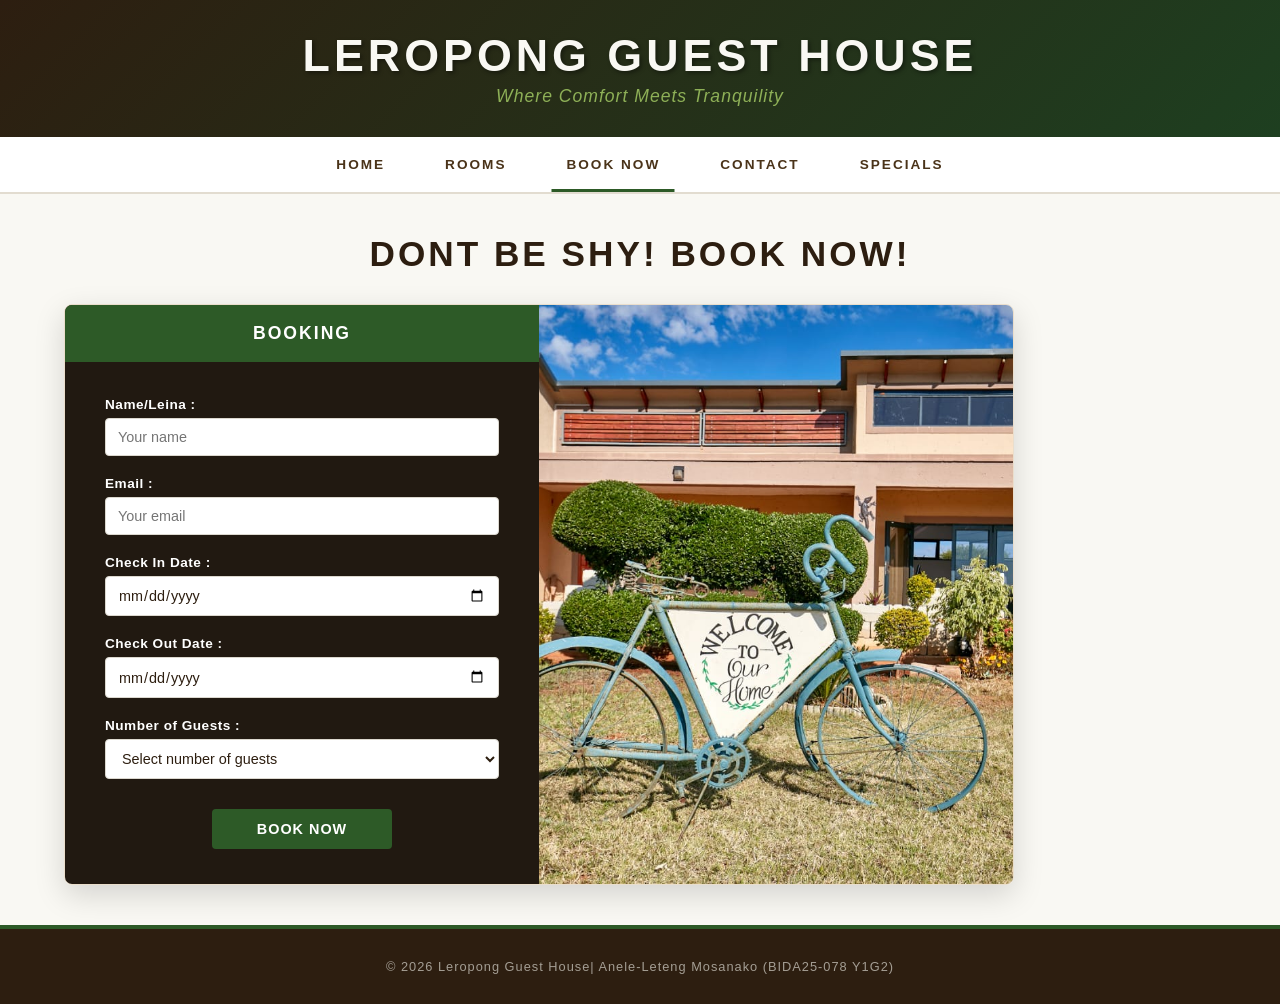
<file: booknow.html>
<!DOCTYPE html>
<html lang="en">
<head>
    <meta charset="UTF-8">
    <meta name="viewport" content="width=device-width, initial-scale=1.0">
    <title>Leropong Guest House - Book Now</title>
    <link rel="stylesheet" href="style.css">
</head>
<body>

<header>
 
    <h1>Leropong Guest House</h1>
    <p class="motto">Where Comfort Meets Tranquility</p>
</header>

<nav>
    <ul>
        <li><a href="index.html">Home</a></li>
        <li><a href="rooms.html">Rooms</a></li>
        <li><a href="booknow.html" class="active">Book Now</a></li>
        <li><a href="contact.html">Contact</a></li>
        <li><a href="specials.html">Specials</a></li>
    </ul>
</nav>

<main class="booking-page-wrapper">
    
    <h2 class="w3-main-title">DONT BE SHY! BOOK NOW!</h2>

    <div class="split-booking-widget">
        
        <div class="booking-form-panel">
            <div class="panel-header-tab">
                <h3>BOOKING</h3>
            </div>
            
            <form action="#" method="POST" class="w3-internal-form" onsubmit="alert('Reservation request processed successfully! We look forward to hosting you.'); return false;">
                
                <div class="w3-input-group">
                    <label for="bname">Name/Leina :</label>
                    <input type="text" id="bname" required placeholder="Your name">
                </div>

                <div class="w3-input-group">
                    <label for="bemail">Email :</label>
                    <input type="email" id="bemail" required placeholder="Your email">
                </div>

                <div class="w3-input-group">
                    <label for="checkin">Check In Date :</label>
                    <input type="date" id="checkin" required>
                </div>

                <div class="w3-input-group">
                    <label for="checkout">Check Out Date :</label>
                    <input type="date" id="checkout" required>
                </div>

                <div class="w3-input-group">
                    <label for="bguests">Number of Guests :</label>
                    <select id="bguests" required>
                        <option value="" disabled selected hidden>Select number of guests</option>
                        <option value="1">1 Guest</option>
                        <option value="2">2 Guests</option>
                        <option value="3">3 Guests</option>
                        <option value="4">4 Guests</option>
                        <option value="5+">5+ Group</option>
                    </select>
                </div>

                <button type="submit" class="btn-w3-submit">BOOK NOW</button>
            </form>
        </div>

        <div class="booking-image-panel">
            <img src="outside2.jpeg" alt="Leropong Guest House Property View">
        </div>

    </div>

</main>

<footer>
    <p>&copy; 2026 Leropong Guest House| Anele-Leteng Mosanako (BIDA25-078 Y1G2) </p>
</footer>

</body>
</html>
</file>
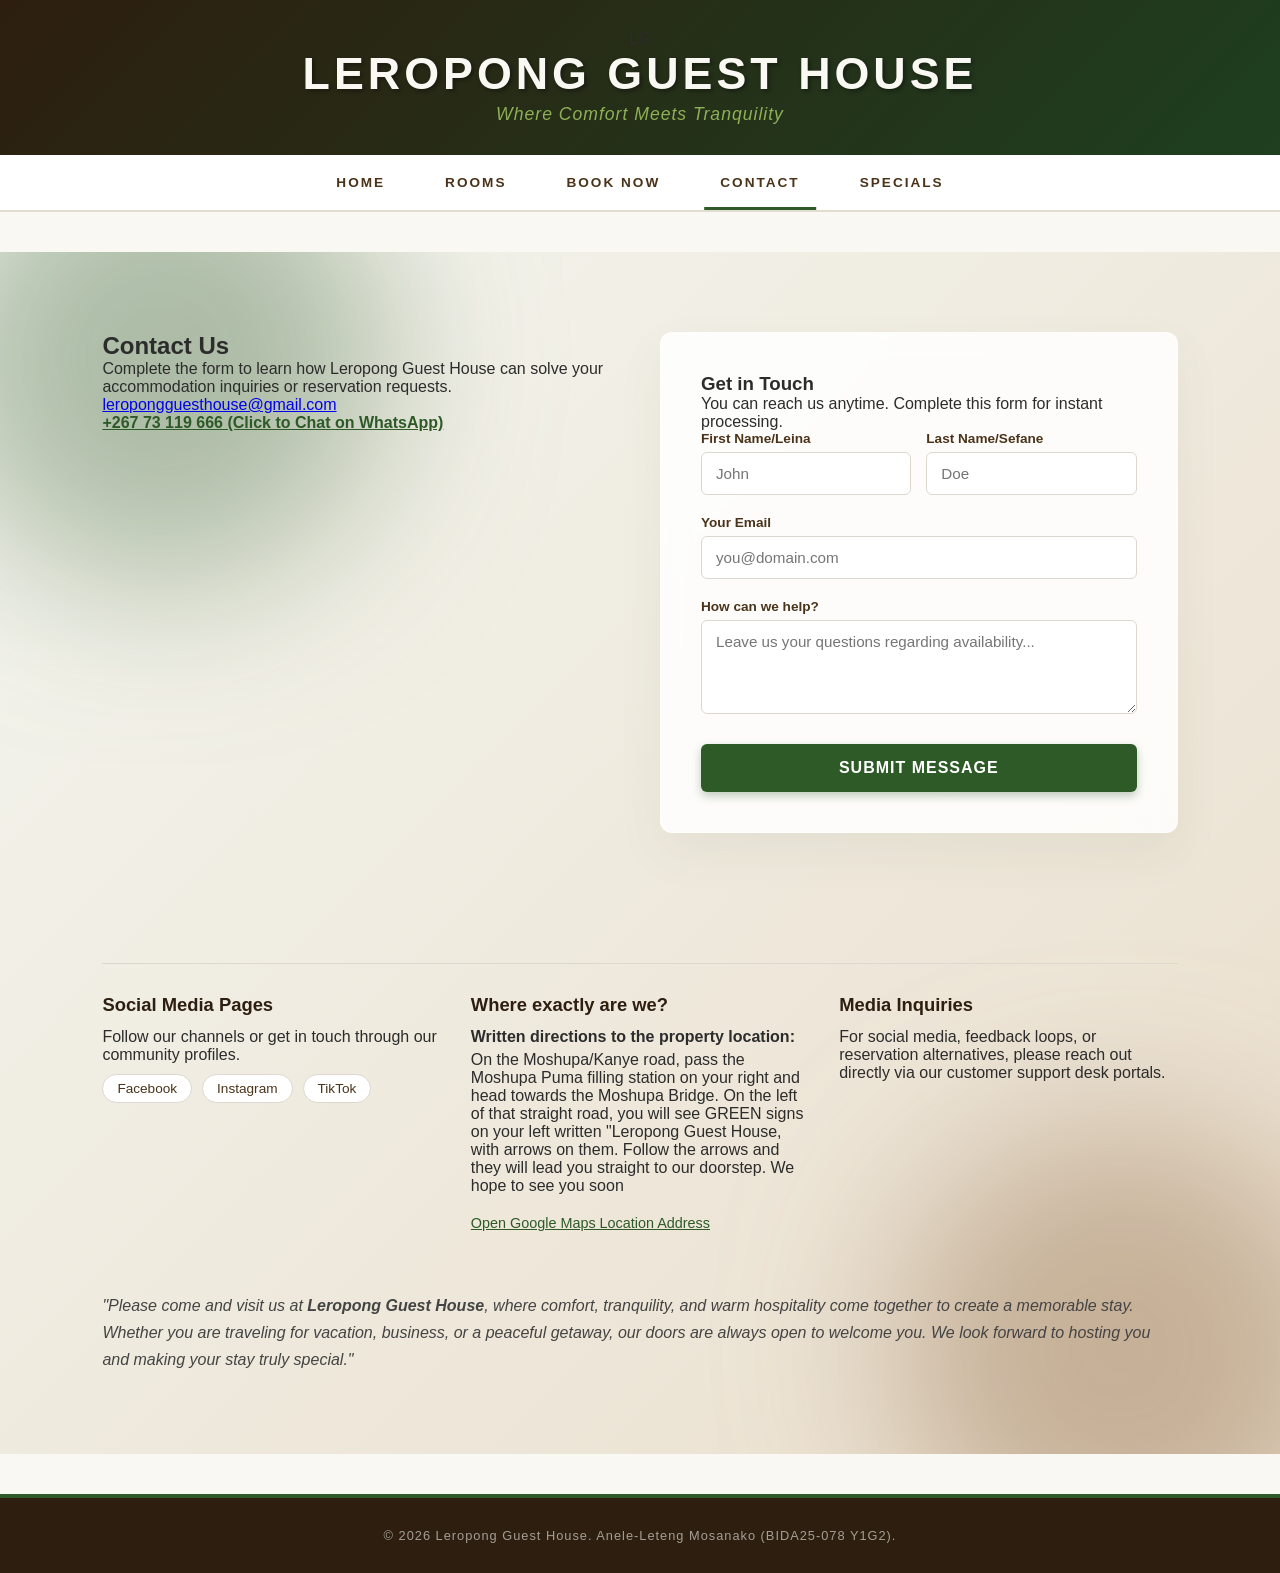
<file: contact.html>
<!DOCTYPE html>
<html lang="en">
<head>
    <meta charset="UTF-8">
    <meta name="viewport" content="width=device-width, initial-scale=1.0">
    <title>Leropong Guest House - Contact Us</title>
    <link rel="stylesheet" href="style.css">
</head>
<body>

<header>
    <div class="logo-placeholder">LG</div>
    <h1>Leropong Guest House</h1>
    <p class="motto">Where Comfort Meets Tranquility</p>
</header>

<nav>
    <ul>
        <li><a href="index.html">Home</a></li>
        <li><a href="rooms.html">Rooms</a></li>
        <li><a href="booknow.html">Book Now</a></li>
        <li><a href="contact.html" class="active">Contact</a></li>
        <li><a href="specials.html">Specials</a></li>
    </ul>
</nav>


<main class="contact-page-wrapper">
    
    <div class="split-contact-grid">
        
       
        <div class="contact-hero-brand-block">
            <h2>Contact Us</h2>
            <p class="subtitle-text">Complete the form to learn how Leropong Guest House can solve your accommodation inquiries or reservation requests.</p>
            
            <div class="direct-directory">
                <a href="mailto:info@leropongguesthouse.co.bw" class="directory-link-item">leropongguesthouse@gmail.com</a>
                <br>
                <a href="https://wa.me/26773119666" target="_blank" class="directory-link-item whatsapp-color">+267 73 119 666 (Click to Chat on WhatsApp)</a>
            </div>
        </div>

        <div class="premium-interactive-contact-card">
            <h3>Get in Touch</h3>
            <p>You can reach us anytime. Complete this form for instant processing.</p>
            
            <form action="#" method="POST" onsubmit="alert('Message submitted successfully!'); return false;">
                <div class="inline-form-row">
                    <div class="form-field-node">
                        <label for="fname">First Name/Leina</label>
                        <input type="text" id="fname" required placeholder="John">
                    </div>
                    <div class="form-field-node">
                        <label for="lname">Last Name/Sefane</label>
                        <input type="text" id="lname" required placeholder="Doe">
                    </div>
                </div>

                <div class="form-field-node">
                    <label for="cemail">Your Email</label>
                    <input type="email" id="cemail" required placeholder="you@domain.com">
                </div>

                <div class="form-field-node">
                    <label for="cmessage">How can we help?</label>
                    <textarea id="cmessage" rows="4" required placeholder="Leave us your questions regarding availability..."></textarea>
                </div>

                
                <button type="submit" class="btn-submit-premium">Submit Message</button>
            </form>
        </div>

    </div>


    <div class="contact-footer-metadata-grid">
        
        <div class="metadata-card-column">
            <h4>Social Media Pages</h4>
            <p>Follow our channels or get in touch through our community profiles.</p>
            <div class="social-links-pill-container">
                <a href="https://www.facebook.com/Leropongguesthouse/" target="_blank" class="social-pill-link">Facebook</a>
                <a href="https://www.instagram.com/leropong_guesthouse_moshupa/" target="_blank" class="social-pill-link">Instagram</a>
                <a href="https://www.tiktok.com/@leropong_guesthouse" target="_blank" class="social-pill-link">TikTok </a>
            </div>
        </div>

        <div class="metadata-card-column">
            <h4>Where exactly are we?</h4>
            <p style="font-weight: 600; margin-bottom: 5px;">Written directions to the property location:</p>
            <p style="margin-bottom: 12px;">On the Moshupa/Kanye road, pass the Moshupa Puma filling station on your right and head towards the Moshupa Bridge.
             On the left of that straight road, you will see GREEN signs on your left written "Leropong Guest House, with arrows on them.
            Follow the arrows and they will lead you straight to our doorstep. We hope to see you soon</p>
            <a href="https://maps.app.goo.gl/nT7sMXmVRiY7Z9TW8" target="_blank" class="maps-link">Open Google Maps Location Address</a>
        </div>

        <div class="metadata-card-column">
            <h4>Media Inquiries</h4>
            <p>For social media, feedback loops, or reservation alternatives, please reach out directly via our customer support desk portals.</p>
        </div>

    </div>
    <div class="closing-brand-statement">
        <p style="font-style: italic; color: #444; line-height: 1.7; margin: 0;">
            "Please come and visit us at <strong>Leropong Guest House</strong>, where comfort, tranquility, and warm hospitality come together to create a memorable stay. Whether you are traveling for vacation, business, or a peaceful getaway, our doors are always open to welcome you. We look forward to hosting you and making your stay truly special."
        </p>
    </div>

</main>

<footer>
    <p>&copy; 2026 Leropong Guest House.  Anele-Leteng Mosanako (BIDA25-078 Y1G2).</p>
</footer>

</body>
</html>
</file>
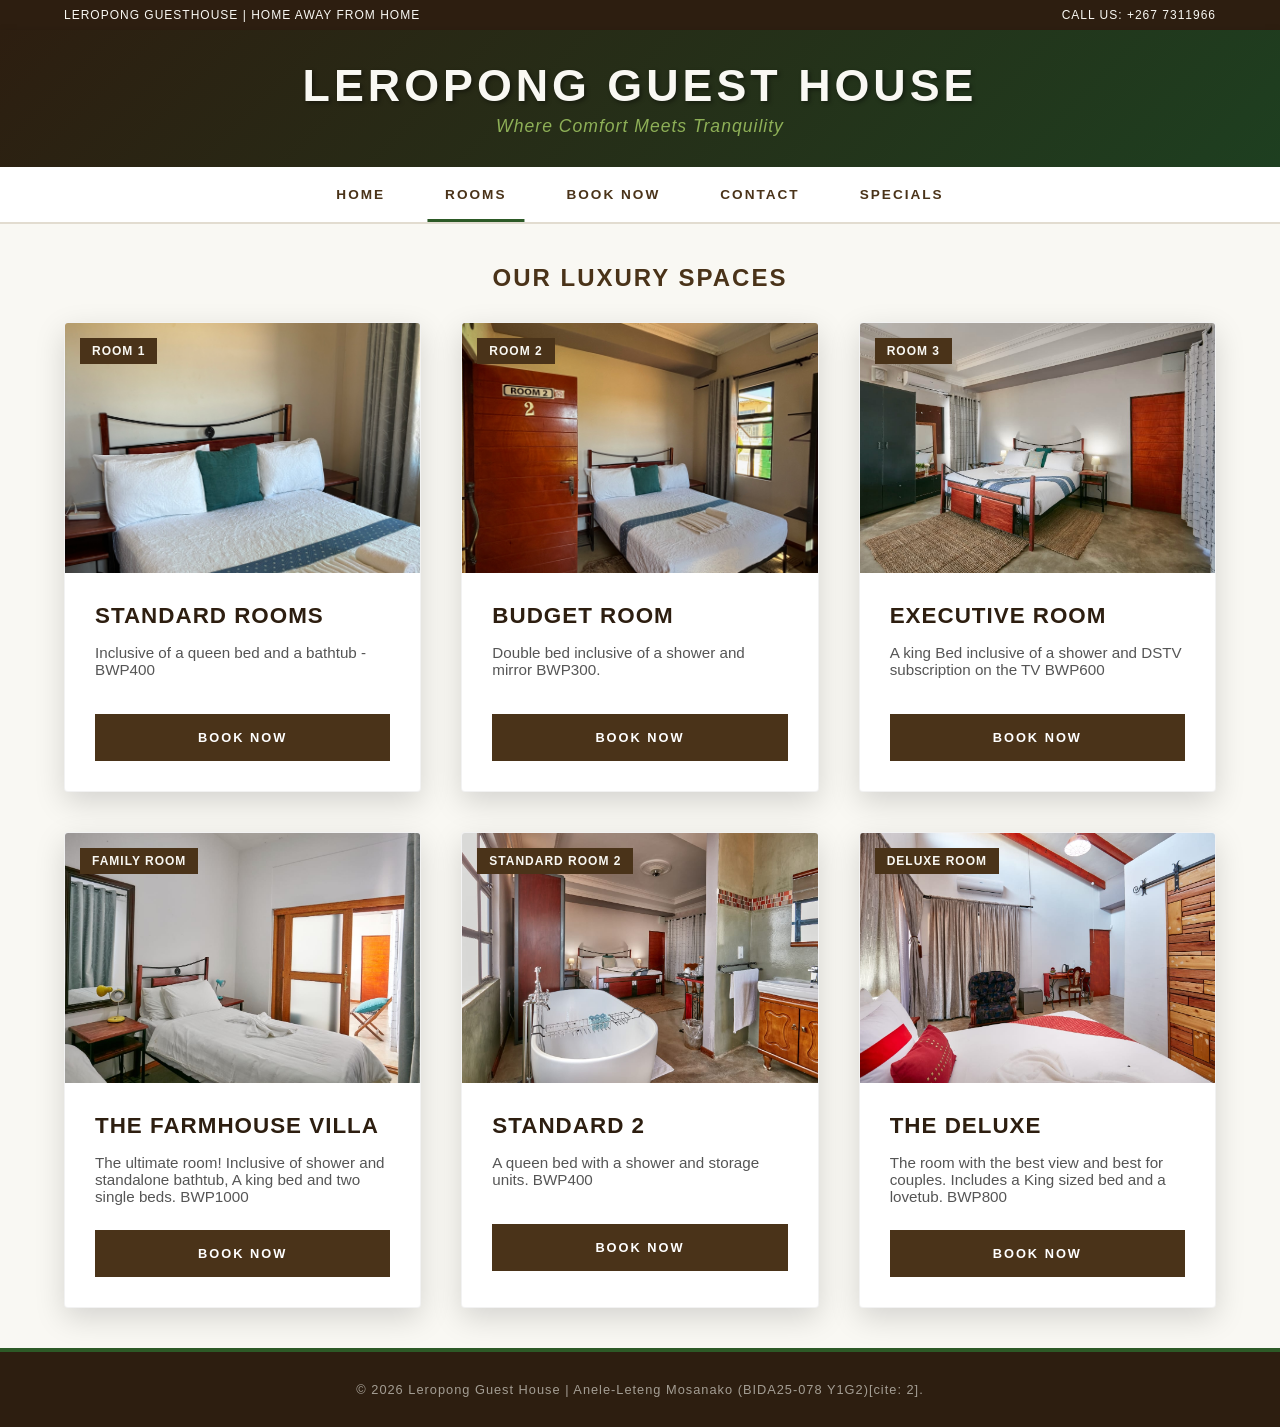
<file: rooms.html>
<!DOCTYPE html>
<html lang="en">
<head>
    <meta charset="UTF-8">
    <meta name="viewport" content="width=device-width, initial-scale=1.0">
    <title>Leropong Guest House - Accommodations</title>
    <link rel="stylesheet" href="style.css">
</head>
<body>

<div class="top-utility-bar">
    <div>LEROPONG GUESTHOUSE | HOME AWAY FROM HOME</div>
    <div>CALL US: +267 7311966</div>
</div>

<header>
    <h1>Leropong Guest House</h1>
    <p class="motto">Where Comfort Meets Tranquility</p>
</header>

<nav>
    <ul>
        <li><a href="index.html">Home</a></li>
        <li><a href="rooms.html" class="active">Rooms</a></li>
        <li><a href="booknow.html">Book Now</a></li>
        <li><a href="contact.html">Contact</a></li>
        <li><a href="specials.html">Specials</a></li>
    </ul>
</nav>

<main>
    <h2 style="text-align: center; text-transform: uppercase; letter-spacing: 2px; margin-bottom: 30px; color: var(--earth-brown);">Our Luxury Spaces</h2>
    
    <div class="avani-grid">
    
        <div class="avani-card">
            <div class="card-img-wrapper">
                <span class="room-badge">ROOM 1 </span>
                <img src="room1.jpeg" alt="Leropong Guest House Executive Single Bedroom Space Portfolio Image" width="400" height="250">
            </div>
            <div class="card-body-content">
                <h3>Standard Rooms</h3>
                <p>Inclusive of a queen bed and a bathtub - BWP400</p>
                <a href="booknow.html" class="btn-premium">Book Now</a>
            </div>
        </div>

     
        <div class="avani-card">
            <div class="card-img-wrapper">
                <span class="room-badge">ROOM 2</span>
                <img src="room 2.jpeg" alt="Leropong Guest House Luxury Double Bedroom Layout Setup Image" width="400" height="250">
            </div>
            <div class="card-body-content">
                <h3>Budget Room</h3>
                <p>Double bed inclusive of a shower and mirror BWP300.</p>
                <a href="booknow.html" class="btn-premium">Book Now</a>
            </div>
        </div>

      
        <div class="avani-card">
            <div class="card-img-wrapper">
                <span class="room-badge">ROOM 3</span>
                <img src="room 3.jpeg" alt="Leropong Guest House Premium Family Bedroom Suite Collection Image" width="400" height="250">
            </div>
            <div class="card-body-content">
                <h3>Executive Room</h3>
                <p>A king Bed inclusive of a shower and DSTV subscription on the TV BWP600</p>
                <a href="booknow.html" class="btn-premium">Book Now</a>
            </div>
        </div>

      
        <div class="avani-card">
            <div class="card-img-wrapper">
                <span class="room-badge">Family Room</span>
                <img src="room 4.jpeg" alt="Leropong Guest House Signature Heritage Farmhouse Suite Asset Image" width="400" height="250">
            </div>
            <div class="card-body-content">
                <h3>The Farmhouse Villa</h3>
                <p>The ultimate room! Inclusive of shower and standalone bathtub, A king bed and two single beds. BWP1000</p>
                <a href="booknow.html" class="btn-premium">Book Now</a>
            </div>
        </div>
         <div class="avani-card">
            <div class="card-img-wrapper">
                <span class="room-badge">Standard Room 2</span>
                <img src="room9.jpeg" alt="Leropong Guest House Signature Heritage Farmhouse Suite Asset Image" width="400" height="250">
            </div>
            <div class="card-body-content">
                <h3>Standard 2</h3>
                <p>A queen bed with a shower and storage units. BWP400</p>
                <a href="booknow.html" class="btn-premium">Book Now</a>
    </div>
         </div>
         <div class="avani-card">
            <div class="card-img-wrapper">
                <span class="room-badge">Deluxe Room</span>
                <img src="room8.jpeg" alt="Leropong Guest House Signature Heritage Farmhouse Suite Asset Image" width="400" height="250">
            </div>
            <div class="card-body-content">
                <h3>The Deluxe</h3>
                <p>The room with the best view and best for couples. Includes a King sized bed and a lovetub. BWP800</p>
                <a href="booknow.html" class="btn-premium">Book Now</a>
            </div>
         </div>
</main>

<footer>
    <p>&copy; 2026 Leropong Guest House |  Anele-Leteng Mosanako (BIDA25-078 Y1G2)[cite: 2].</p>
</footer>

</body>
</html>
</file>
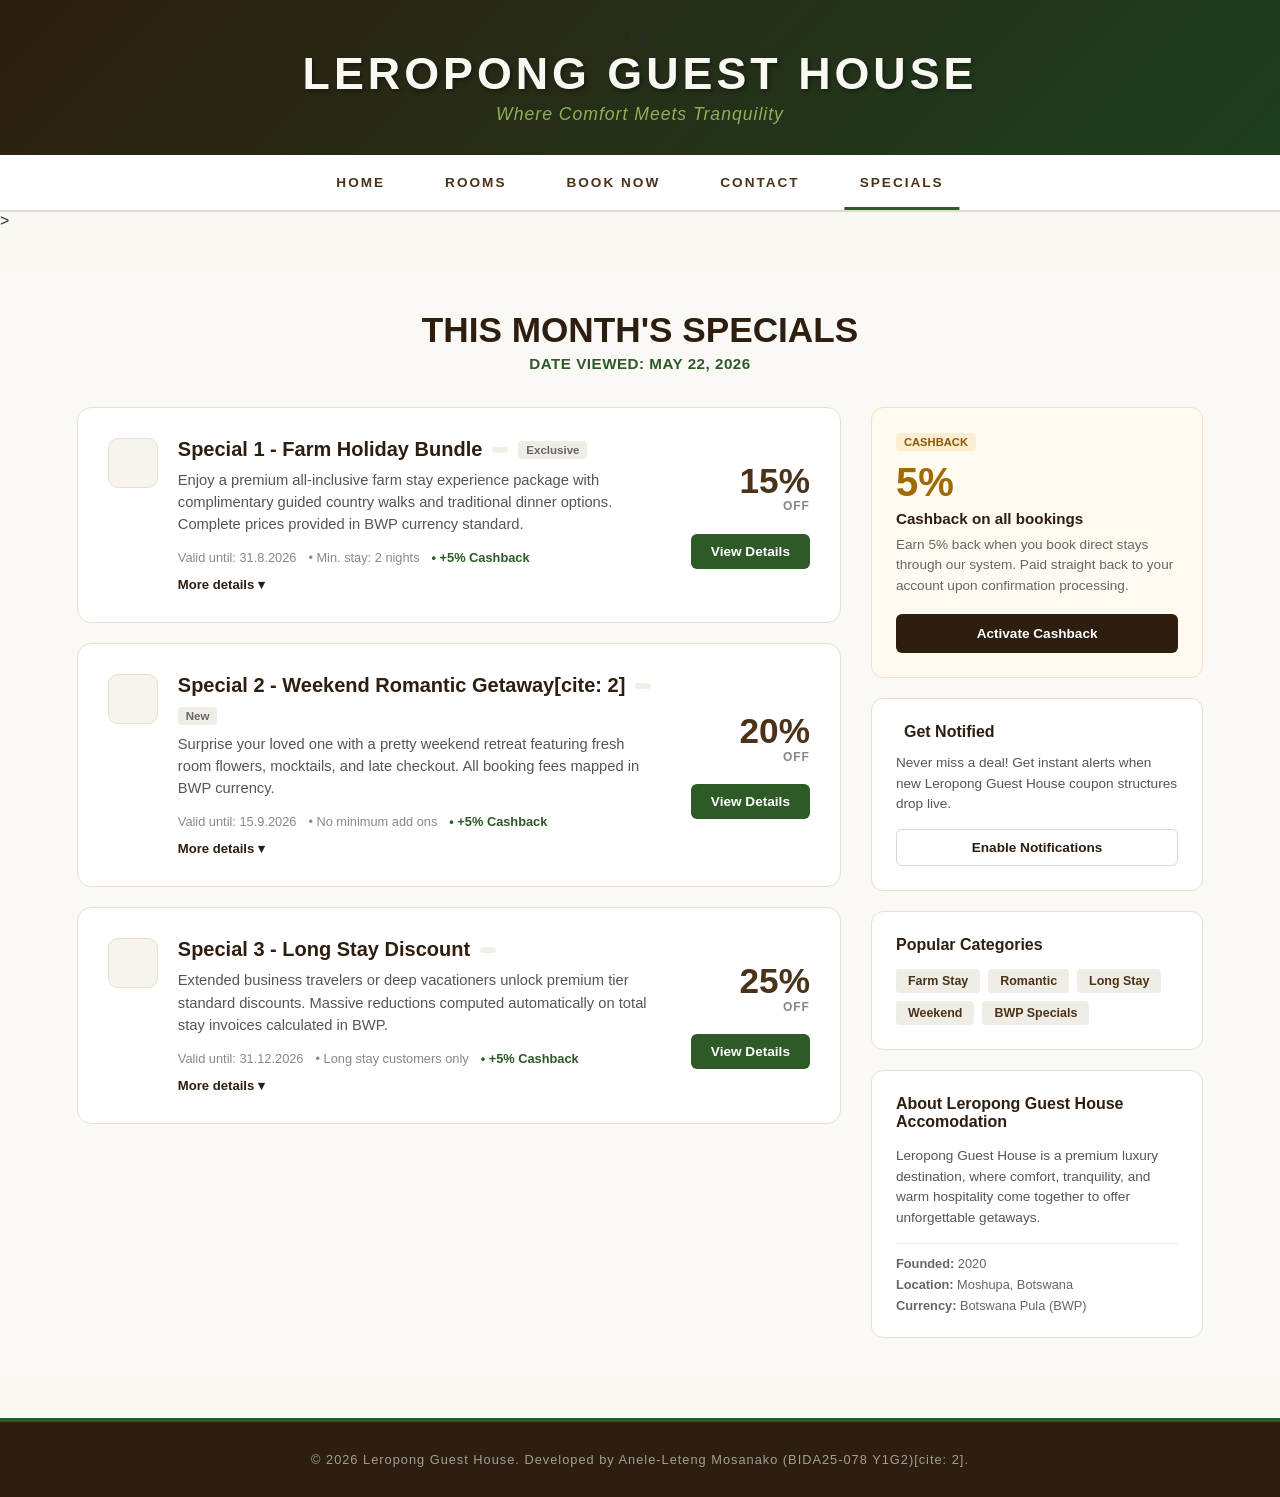
<file: specials.html>
<!DOCTYPE html>
<html lang="en">
<head>
    <meta charset="UTF-8">
    <meta name="viewport" content="width=device-width, initial-scale=1.0">
    <title>Leropong Guest House - Seasonal Specials</title>
    <link rel="stylesheet" href="style.css">
</head>
<body>

<header>
    <div class="logo-placeholder">LG</div>
    <h1>Leropong Guest House</h1>
    <p class="motto">Where Comfort Meets Tranquility</p>
</header>

<nav>
    <ul>
        <li><a href="index.html">Home</a></li>
        <li><a href="rooms.html">Rooms</a></li>
        <li><a href="booknow.html">Book Now</a></li>
        <li><a href="contact.html">Contact</a></li>
        <li><a href="specials.html" class="active">Specials</a></li>
    </ul>
</nav>
>
<main class="specials-page-wrapper">
    
    <div class="specials-title-header">
        <h2>THIS MONTH'S SPECIALS</h2>
        <p class="access-date">DATE VIEWED: MAY 22, 2026</p>
    </div>

    <div class="specials-layout-grid">
        
        <div class="vouchers-main-stack">
            
            <div class="voucher-card">
                <div class="voucher-left-info">
                    <div class="voucher-icon-box"></div>
                    <div class="voucher-details">
                        <div class="voucher-title-row">
                            <h3>Special 1 - Farm Holiday Bundle</h3>
                            <span class="badge badge-green"> </span>
                            <span class="badge badge-grey">Exclusive</span>
                        </div>
                        <p class="voucher-description">Enjoy a premium all-inclusive farm stay experience package with complimentary guided country walks and traditional dinner options. Complete prices provided in BWP currency standard.</p>
                        <div class="voucher-meta-row">
                            <span>Valid until: 31.8.2026</span>
                            <span>• Min. stay: 2 nights</span>
                            <span class="green-text">• +5% Cashback</span>
                        </div>
                        <a href="booknow.html" class="more-details-link">More details ▾</a>
                    </div>
                </div>
                <div class="voucher-right-action">
                    <div class="discount-display">
                        <span class="percentage">15%</span>
                        <span class="off-text">OFF</span>
                    </div>
                    <a href="booknow.html" class="btn-action-trigger">View Details</a>
                </div>
            </div>

           
            <div class="voucher-card">
                <div class="voucher-left-info">
                    <div class="voucher-icon-box"></div>
                    <div class="voucher-details">
                        <div class="voucher-title-row">
                            <h3>Special 2 - Weekend Romantic Getaway[cite: 2]</h3>
                            <span class="badge badge-green"></span>
                            <span class="badge badge-grey">New</span>
                        </div>
                        <p class="voucher-description">Surprise your loved one with a pretty weekend retreat featuring fresh room flowers, mocktails, and late checkout. All booking fees mapped in BWP currency.</p>
                        <div class="voucher-meta-row">
                            <span>Valid until: 15.9.2026</span>
                            <span>• No minimum add ons</span>
                            <span class="green-text">• +5% Cashback</span>
                        </div>
                        <a href="booknow.html" class="more-details-link">More details ▾</a>
                    </div>
                </div>
                <div class="voucher-right-action">
                    <div class="discount-display">
                        <span class="percentage">20%</span>
                        <span class="off-text">OFF</span>
                    </div>
                    <a href="booknow.html" class="btn-action-trigger">View Details</a>
                </div>
            </div>

           
            <div class="voucher-card">
                <div class="voucher-left-info">
                    <div class="voucher-icon-box"></div>
                    <div class="voucher-details">
                        <div class="voucher-title-row">
                            <h3>Special 3 - Long Stay Discount</h3>
                            <span class="badge badge-green"></span>
                        </div>
                        <p class="voucher-description">Extended business travelers or deep vacationers unlock premium tier standard discounts. Massive reductions computed automatically on total stay invoices calculated in BWP.</p>
                        <div class="voucher-meta-row">
                            <span>Valid until: 31.12.2026</span>
                            <span>• Long stay customers only</span>
                            <span class="green-text">• +5% Cashback</span>
                        </div>
                        <a href="booknow.html" class="more-details-link">More details ▾</a>
                    </div>
                </div>
                <div class="voucher-right-action">
                    <div class="discount-display">
                        <span class="percentage">25%</span>
                        <span class="off-text">OFF</span>
                    </div>
                    <a href="booknow.html" class="btn-action-trigger">View Details</a>
                </div>
            </div>

        </div>

        <aside class="vouchers-sidebar">
            
          
            <div class="sidebar-widget widget-gold">
                <span class="widget-badge">Cashback</span>
                <div class="gold-percentage">5%</div>
                <p class="gold-title">Cashback on all bookings</p>
                <p class="gold-desc">Earn 5% back when you book direct stays through our system. Paid straight back to your account upon confirmation processing.</p>
                <a href="booknow.html" class="btn-sidebar-dark">Activate Cashback</a>
            </div>

           
            <div class="sidebar-widget">
                <div class="widget-header-row">
                    <span></span>
                    <h4>Get Notified</h4>
                </div>
                <p class="widget-simple-text">Never miss a deal! Get instant alerts when new Leropong Guest House coupon structures drop live.</p>
                <button class="btn-sidebar-light" onclick="alert('Notifications enabled successfully!');">Enable Notifications</button>
            </div>

            
            <div class="sidebar-widget">
                <h4>Popular Categories</h4>
                <div class="tags-cloud-container">
                    <span class="tag">Farm Stay</span>
                    <span class="tag">Romantic</span>
                    <span class="tag">Long Stay</span>
                    <span class="tag">Weekend</span>
                    <span class="tag">BWP Specials</span>
                </div>
            </div>

           
            <div class="sidebar-widget">
                <h4>About Leropong Guest House Accomodation</h4>
                <p class="widget-simple-text">Leropong Guest House is a premium luxury destination, where comfort, tranquility, and warm hospitality come together to offer unforgettable getaways.</p>
                <div class="about-corporate-meta">
                    <p><strong>Founded:</strong> 2020</p>
                    <p><strong>Location:</strong> Moshupa, Botswana</p>
                    <p><strong>Currency:</strong> Botswana Pula (BWP)</p>
                </div>
            </div>

        </aside>

    </div>

</main>

<footer>
    <p>&copy; 2026 Leropong Guest House. Developed by Anele-Leteng Mosanako (BIDA25-078 Y1G2)[cite: 2].</p>
</footer>

</body>
</html>
</file>
<file: style.css>
* {
    margin: 0;
    padding: 0;
    box-sizing: border-box;
    font-family: 'Futura', 'Montserrat', 'Segoe UI', sans-serif;
}

:root {
    --deep-emerald: #1e3f20;
    --vibrant-forest: #2d5a27;
    --leaf-accent: #8eb057;
    --earth-brown: #4a3319;
    --warm-bark: #2d1e10;
    --cream-light: #f9f8f3;
    --white: #ffffff;
    --shadow-premium: 0 10px 30px rgba(0, 0, 0, 0.15);
}

body {
    background-color: var(--cream-light);
    color: #2c2c2c;
    min-height: 100vh;
    display: flex;
    flex-direction: column;
}
.top-utility-bar {
    background-color: var(--warm-bark);
    color: var(--cream-light);
    font-size: 0.75rem;
    padding: 8px 5%;
    display: flex;
    justify-content: space-between;
    letter-spacing: 1px;
    text-transform: uppercase;
}

header {
    background: linear-gradient(135deg, var(--warm-bark), var(--deep-emerald));
    padding: 30px 5%;
    text-align: center;
    position: relative;
    box-shadow: 0 4px 10px rgba(0,0,0,0.2);
}
.logo-container {
    display: flex;
    justify-content: center;
    align-items: center;
    margin-bottom: 15px; 
    width: 100%;
}


.brand-logo-img {
    height: 80px;            
    width: auto;             
    border-radius: 50%;     
    transition: transform 0.3s ease;
}


.brand-logo-img:hover {
    transform: scale(1.05);
}

header h1 {
    color: var(--cream-light);
    font-size: 2.8rem;
    text-transform: uppercase;
    letter-spacing: 4px;
    font-weight: 700;
    text-shadow: 2px 2px 4px rgba(0,0,0,0.4);
}

header .motto {
    color: var(--leaf-accent);
    font-style: italic;
    font-size: 1.1rem;
    margin-top: 5px;
    letter-spacing: 1px;
}

nav {
    background-color: var(--white);
    border-bottom: 2px solid #e2dcd0;
    position: sticky;
    top: 0;
    z-index: 1000;
}

nav ul {
    list-style: none;
    display: flex;
    justify-content: center;
    max-width: 1200px;
    margin: 0 auto;
}

nav ul li a {
    display: block;
    padding: 20px 30px;
    color: var(--earth-brown);
    text-decoration: none;
    text-transform: uppercase;
    font-weight: 700;
    font-size: 0.85rem;
    letter-spacing: 2px;
    transition: all 0.3s ease;
    position: relative;
}

nav ul li a::after {
    content: '';
    position: absolute;
    bottom: 0;
    left: 50%;
    width: 0;
    height: 3px;
    background-color: var(--vibrant-forest);
    transition: all 0.3s ease;
    transform: translateX(-50%);
}

nav ul li a:hover {
    color: var(--vibrant-forest);
}

nav ul li a:hover::after, nav ul li a.active::after {
    width: 80%;
}

.hero-full-bg {
    background: linear-gradient(rgba(45, 90, 39, 0.4), rgba(45, 30, 16, 0.75)), url('hero-bg.jpg') no-repeat center center/cover;
    background-color: var(--vibrant-forest); 
    padding: 120px 10%;
    text-align: center;
    color: var(--white);
    border-bottom: 8px solid var(--earth-brown);
}

.hero-full-bg h2 {
    font-size: 3rem;
    text-transform: uppercase;
    letter-spacing: 3px;
    margin-bottom: 20px;
    text-shadow: 2px 3px 6px rgba(0,0,0,0.6);
}

.hero-full-bg p {
    font-size: 1.3rem;
    max-width: 800px;
    margin: 0 auto;
    font-weight: 300;
    text-shadow: 1px 2px 4px rgba(0,0,0,0.6);
    line-height: 1.8;
}


main {
    flex: 1;
    max-width: 1400px;
    width: 100%;
    margin: 40px auto;
    padding: 0 5%;
}

.avani-grid {
    display: grid;
    grid-template-columns: repeat(auto-fit, minmax(320px, 1fr));
    gap: 40px;
    margin-top: 20px;
}

.avani-card {
    background-color: var(--white);
    border-radius: 4px;
    overflow: hidden;
    box-shadow: var(--shadow-premium);
    transition: transform 0.3s ease, box-shadow 0.3s ease;
    border: 1px solid rgba(0,0,0,0.05);
}

.avani-card:hover {
    transform: translateY(-8px);
    box-shadow: 0 15px 35px rgba(0,0,0,0.2);
}

.card-img-wrapper {
    height: 250px;
    background-color: var(--vibrant-forest);
    position: relative;
    overflow: hidden;
}

.card-img-wrapper img {
    width: 100%;
    height: 100%;
    object-fit: cover;
    transition: transform 0.5s ease;
}

.avani-card:hover .card-img-wrapper img {
    transform: scale(1.08);
}

.room-badge {
    position: absolute;
    top: 15px;
    left: 15px;
    background-color: var(--earth-brown);
    color: var(--cream-light);
    padding: 6px 12px;
    font-size: 0.75rem;
    font-weight: 700;
    text-transform: uppercase;
    letter-spacing: 1px;
}

.card-body-content {
    padding: 30px;
}

.card-body-content h3 {
    font-size: 1.4rem;
    color: var(--warm-bark);
    text-transform: uppercase;
    letter-spacing: 1px;
    margin-bottom: 15px;
}

.card-body-content p {
    color: #555555;
    font-size: 0.95rem;
    margin-bottom: 25px;
    min-height: 45px;
}


.btn-premium {
    display: block;
    width: 100%;
    text-align: center;
    padding: 14px;
    background-color: var(--earth-brown);
    color: var(--white);
    text-decoration: none;
    text-transform: uppercase;
    font-weight: 700;
    font-size: 0.8rem;
    letter-spacing: 2px;
    border: 2px solid var(--earth-brown);
    transition: all 0.3s ease;
}

.btn-premium:hover {
    background-color: var(--vibrant-forest);
    border-color: var(--vibrant-forest);
    letter-spacing: 3px;
}


.booking-panel-box {
    background-color: var(--white);
    box-shadow: var(--shadow-premium);
    border-radius: 4px;
    max-width: 700px;
    margin: 0 auto;
    padding: 40px;
    border-top: 5px solid var(--vibrant-forest);
}

.form-row {
    display: grid;
    grid-template-columns: 1fr 1fr;
    gap: 20px;
}

.input-block-element {
    margin-bottom: 25px;
}

.input-block-element label {
    display: block;
    font-size: 0.8rem;
    font-weight: 700;
    text-transform: uppercase;
    color: var(--warm-bark);
    margin-bottom: 8px;
    letter-spacing: 1px;
}

.input-block-element input, .input-block-element textarea {
    width: 100%;
    padding: 12px 15px;
    border: 2px solid #e2dcd0;
    border-radius: 4px;
    font-size: 0.95rem;
    background-color: #faf9f6;
    transition: border-color 0.3s ease;
}

.input-block-element input:focus, .input-block-element textarea:focus {
    outline: none;
    border-color: var(--vibrant-forest);
    background-color: var(--white);
}

.btn-submit-premium {
    width: 100%;
    padding: 16px;
    background-color: var(--vibrant-forest);
    color: var(--white);
    border: none;
    font-size: 0.9rem;
    font-weight: 700;
    text-transform: uppercase;
    letter-spacing: 2px;
    cursor: pointer;
    box-shadow: 0 4px 10px rgba(45,90,39,0.3);
    transition: all 0.3s ease;
}

.btn-submit-premium:hover {
    background-color: var(--earth-brown);
    box-shadow: 0 4px 15px rgba(74,51,25,0.4);
}


.split-contact-grid {
    display: grid;
    grid-template-columns: 1fr 1fr;
    gap: 40px;
    align-items: start;
    width: 100%;
    margin-bottom: 40px;
}

@media (max-width: 900px) {
    .split-contact-grid {
        grid-template-columns: 1fr; 
    }
}


.premium-interactive-contact-card {
    background: #ffffff;
    border-radius: 12px;
    padding: 40px;
    box-shadow: 0 15px 35px rgba(0,0,0,0.05);
    display: flex;
    flex-direction: column;
}

.inline-form-row {
    display: grid;
    grid-template-columns: 1fr 1fr;
    gap: 15px;
}


.form-field-node {
    display: flex;
    flex-direction: column;
    margin-bottom: 20px;
}

.form-field-node label {
    font-size: 0.85rem;
    font-weight: 600;
    color: #4a3319; 
    margin-bottom: 6px;
}


.form-field-node input, 
.form-field-node textarea {
    width: 100%;
    padding: 12px 14px;
    border: 1px solid #dcd8cf;
    border-radius: 6px;
    font-size: 0.95rem;
    box-sizing: border-box;
}

.btn-submit-premium {
    width: 100%;
    background-color: #2d5a27; 
    color: #ffffff;
    padding: 15px;
    border: none;
    border-radius: 6px;
    font-weight: bold;
    font-size: 1rem;
    text-transform: uppercase;
    letter-spacing: 1px;
    cursor: pointer;
    transition: background-color 0.2s ease;
    margin-top: 10px;
}

.btn-submit-premium:hover {
    background-color: #21441d; 
}


.whatsapp-color {
    color: #2d5a27;
    font-weight: 600;
}

.contact-footer-metadata-grid {
    display: grid;
    grid-template-columns: repeat(auto-fit, minmax(250px, 1fr));
    gap: 30px;
    border-top: 1px solid #dcd8cf;
    padding-top: 30px;
    margin-top: 30px;
}

.metadata-card-column h4 {
    color: #2d1e10;
    margin-bottom: 12px;
    font-size: 1.15rem;
}

.social-links-pill-container {
    display: flex;
    gap: 10px;
    margin-top: 10px;
}

.social-pill-link {
    text-decoration: none;
    background: #ffffff;
    padding: 6px 14px;
    border: 1px solid #dcd8cf;
    border-radius: 20px;
    color: #4a3319;
    font-size: 0.85rem;
    font-weight: 500;
}

.social-pill-link:hover {
    background: #2d5a27;
    color: #ffffff;
    border-color: #2d5a27;
}

.maps-link {
    display: inline-block;
    margin-top: 8px;
    color: #2d5a27;
    font-size: 0.9rem;
    text-decoration: underline;
}

.contact-page-wrapper {
    width: 100%;
    max-width: 100% !important;
    padding: 80px 8% !important;
    position: relative;
    overflow: hidden;
    
    background: linear-gradient(135deg, #f4f6f0 0%, #eadecc 100%); 
    
    display: flex;
    flex-direction: column;
    gap: 60px;
}


.contact-page-wrapper::before,
.contact-page-wrapper::after {
    content: "";
    position: absolute;
    width: 450px;
    height: 450px;
    border-radius: 50%;
    mix-blend-mode: multiply;
    filter: blur(80px);
    opacity: 0.35;
    z-index: 0;
    animation: floatAmbient 12s infinite alternate ease-in-out;
}

.contact-page-wrapper::before {
    background-color: #2d5a27;
    top: -10%;
    left: -5%;
}


.contact-page-wrapper::after {
    background-color: #8c6239;
    bottom: -10%;
    right: -5%;
    animation-delay: -6s;
}


@keyframes floatAmbient {
    0% {
        transform: translate(0px, 0px) scale(1);
    }
    50% {
        transform: translate(40px, -60px) scale(1.15);
    }
    100% {
        transform: translate(-20px, 20px) scale(0.95);
    }
}


.split-contact-grid, 
.contact-footer-metadata-grid, 
.closing-brand-statement {
    position: relative;
    z-index: 1; 
}


.premium-interactive-contact-card {
    background: rgba(255, 255, 255, 0.85) !important;
    backdrop-filter: blur(12px);
    -webkit-backdrop-filter: blur(12px);
    border: 1px solid rgba(255, 255, 255, 0.6) !important;
    box-shadow: 0 20px 50px rgba(45, 90, 39, 0.06) !important;
}


footer {
    background-color: var(--warm-bark);
    color: #a49e94;
    padding: 30px 5%;
    text-align: center;
    font-size: 0.8rem;
    letter-spacing: 1px;
    margin-top: auto;
    border-top: 4px solid var(--vibrant-forest);
}

.hero-banner-fluid {
    width: 100vw;              
    position: relative;
    left: 50%;
    right: 50%;
    margin-left: -50vw;         
    margin-right: -50vw;        
    margin-top: 0;              
    margin-bottom: 40px;        
    overflow: hidden;
    line-height: 0;             
}

.hero-banner-fluid img {
    width: 100%;                
    height: 550px;              
    object-fit: cover;          
    object-position: center;   
    display: block;
    box-shadow: inset 0 10px 20px rgba(0,0,0,0.1); 
}


@media (max-width: 1440px) {
    .hero-banner-fluid img {
        height: 480px;          
    }
}


@media (max-width: 768px) {
    .hero-banner-fluid img {
        height: 320px;         
    }
}


.specials-page-wrapper {
    width: 100%;
    max-width: 100% !important;
    padding: 40px 6% !important;
    background-color: #faf9f6; 
    box-sizing: border-box;
}

.specials-title-header {
    text-align: center;
    margin-bottom: 35px;
}

.specials-title-header h2 {
    font-size: 2.2rem;
    color: #2d1e10; 
    margin-bottom: 5px;
    font-weight: 800;
}

.specials-title-header .access-date {
    font-size: 0.95rem;
    color: #2d5a27; 
    font-weight: 700;
    letter-spacing: 0.5px;
}

.specials-layout-grid {
    display: grid;
    grid-template-columns: 2.3fr 1fr;
    gap: 30px;
    width: 100%;
    align-items: start;
}

@media (max-width: 1024px) {
    .specials-layout-grid {
        grid-template-columns: 1fr;
    }
}


.vouchers-main-stack {
    display: flex;
    flex-direction: column;
    gap: 20px;
}

.filter-pills-row {
    display: flex;
    gap: 10px;
    margin-bottom: 10px;
}

.pill {
    padding: 6px 14px;
    font-size: 0.8rem;
    border-radius: 6px;
    font-weight: 600;
    cursor: pointer;
}

.pill-active {
    background-color: #2d5a27;
    color: #ffffff;
}

.pill-inactive {
    background-color: #eae7e0;
    color: #555555;
}


.voucher-card {
    background: #ffffff;
    border-radius: 14px;
    border: 1px solid #eadecc;
    padding: 30px;
    display: flex;
    justify-content: space-between;
    align-items: center;
    gap: 20px;
    transition: transform 0.2s ease, box-shadow 0.2s ease;
}

.voucher-card:hover {
    transform: translateY(-2px);
    box-shadow: 0 10px 30px rgba(74, 51, 25, 0.05);
}

.voucher-left-info {
    display: flex;
    gap: 20px;
    align-items: start;
}

.voucher-icon-box {
    width: 50px;
    height: 50px;
    background-color: #f7f4ed;
    border-radius: 10px;
    display: flex;
    align-items: center;
    justify-content: center;
    font-size: 1.5rem;
    flex-shrink: 0;
    border: 1px solid #eadecc;
}

.voucher-details {
    display: flex;
    flex-direction: column;
}

.voucher-title-row {
    display: flex;
    align-items: center;
    gap: 10px;
    flex-wrap: wrap;
    margin-bottom: 8px;
}

.voucher-title-row h3 {
    margin: 0;
    font-size: 1.25rem;
    color: #2d1e10;
    font-weight: 700;
}

.badge {
    padding: 3px 8px;
    font-size: 0.72rem;
    border-radius: 4px;
    font-weight: 700;
}

.badge-green {
    background-color: #eaf2e8;
    color: #2d5a27;
}

.badge-grey {
    background-color: #f0ede6;
    color: #666666;
}

.voucher-description {
    font-size: 0.92rem;
    color: #555555;
    line-height: 1.5;
    margin: 0 0 15px 0;
    max-width: 580px;
}

.voucher-meta-row {
    display: flex;
    gap: 12px;
    font-size: 0.8rem;
    color: #888888;
    flex-wrap: wrap;
    margin-bottom: 12px;
}

.green-text {
    color: #2d5a27;
    font-weight: 600;
}

.more-details-link {
    font-size: 0.82rem;
    color: #2d1e10;
    text-decoration: none;
    font-weight: 700;
}


.voucher-right-action {
    display: flex;
    flex-direction: column;
    align-items: flex-end;
    justify-content: space-between;
    height: 100%;
    min-width: 130px;
    flex-shrink: 0;
}

.discount-display {
    display: flex;
    flex-direction: column;
    align-items: flex-end;
    margin-bottom: 20px;
    line-height: 1.1;
}

.discount-display .percentage {
    font-size: 2.2rem;
    font-weight: 800;
    color: #4a3319; 
}

.discount-display .off-text {
    font-size: 0.75rem;
    font-weight: 700;
    color: #888888;
    letter-spacing: 1px;
}

.btn-action-trigger {
    background-color: #2d5a27; 
    color: #ffffff;
    text-decoration: none;
    padding: 10px 20px;
    border-radius: 6px;
    font-size: 0.85rem;
    font-weight: 700;
    text-align: center;
    white-space: nowrap;
    transition: background-color 0.2s;
}

.btn-action-trigger:hover {
    background-color: #1e3d1a;
}

@media (max-width: 650px) {
    .voucher-card {
        flex-direction: column;
        align-items: flex-start;
    }
    .voucher-right-action {
        flex-direction: row;
        width: 100%;
        align-items: center;
        border-top: 1px solid #f0ede6;
        padding-top: 15px;
        margin-top: 5px;
    }
    .discount-display { margin-bottom: 0; }
}


.vouchers-sidebar {
    display: flex;
    flex-direction: column;
    gap: 20px;
}

.sidebar-widget {
    background-color: #ffffff;
    border: 1px solid #eadecc;
    border-radius: 12px;
    padding: 24px;
}

.sidebar-widget h4 {
    margin: 0 0 15px 0;
    font-size: 1rem;
    color: #2d1e10;
    font-weight: 700;
}

.widget-gold {
    background-color: #fffaf0;
    border: 1px solid #f3e1c3;
}

.widget-badge {
    background-color: #fcecd2;
    color: #8a5800;
    font-size: 0.7rem;
    font-weight: 700;
    padding: 3px 8px;
    border-radius: 4px;
    text-transform: uppercase;
}

.gold-percentage {
    font-size: 2.5rem;
    font-weight: 800;
    color: #a06a00;
    margin: 10px 0 5px 0;
}

.gold-title {
    font-weight: 700;
    font-size: 0.95rem;
    color: #2d1e10;
    margin: 0 0 8px 0;
}

.gold-desc {
    font-size: 0.85rem;
    color: #666666;
    line-height: 1.5;
    margin: 0 0 18px 0;
}


.btn-sidebar-dark {
    display: block;
    width: 100%;
    background-color: #2d1e10;
    color: #ffffff;
    text-align: center;
    padding: 12px;
    border-radius: 6px;
    text-decoration: none;
    font-size: 0.85rem;
    font-weight: 700;
    box-sizing: border-box;
}

.btn-sidebar-dark:hover { background-color: #1c120a; }

.widget-header-row {
    display: flex;
    align-items: center;
    gap: 8px;
    margin-bottom: 12px;
}

.widget-header-row h4 { margin: 0; }

.widget-simple-text {
    font-size: 0.85rem;
    color: #555555;
    line-height: 1.5;
    margin: 0 0 15px 0;
}

.btn-sidebar-light {
    width: 100%;
    background-color: #ffffff;
    border: 1px solid #dcd8cf;
    color: #2d1e10;
    padding: 10px;
    border-radius: 6px;
    font-weight: 700;
    font-size: 0.85rem;
    cursor: pointer;
}

.btn-sidebar-light:hover { background-color: #faf9f6; }


.tags-cloud-container {
    display: flex;
    flex-wrap: wrap;
    gap: 8px;
}

.tag {
    background-color: #f0ede6;
    color: #4a3319;
    font-size: 0.78rem;
    font-weight: 600;
    padding: 5px 12px;
    border-radius: 4px;
}

.about-corporate-meta {
    border-top: 1px solid #f0ede6;
    padding-top: 12px;
    margin-top: 12px;
    display: flex;
    flex-direction: column;
    gap: 6px;
}

.about-corporate-meta p {
    margin: 0;
    font-size: 0.8rem;
    color: #666666;
}

.hero-slider-fluid {
    width: 100vw;
    position: relative;
    left: 50%;
    right: 50%;
    margin-left: -50vw;
    margin-right: -50vw;
    margin-top: 0;
    margin-bottom: 40px;
    height: 550px;
    overflow: hidden;
    background-color: #000000; 
}

.slider-track {
    width: 100%;
    height: 100%;
    position: relative;
}


.slide {
    position: absolute;
    top: 0;
    left: 0;
    width: 100%;
    height: 100%;
    opacity: 0;
    visibility: hidden;
    transition: opacity 0.5s ease-in-out, visibility 0.5s ease-in-out;
}

.slide.active {
    opacity: 1;
    visibility: visible;
}

.slide img {
    width: 100%;
    height: 100%;
    object-fit: cover;
    object-position: center;
    display: block;
}


.slider-btn {
    position: absolute;
    top: 50%;
    transform: translateY(-50%);
    background-color: rgba(45, 90, 39, 0.7); 
    color: #ffffff;
    border: 1px solid rgba(234, 222, 204, 0.5); 
    font-size: 2rem;
    padding: 15px 22px;
    cursor: pointer;
    border-radius: 6px;
    user-select: none;
    transition: background-color 0.2s ease, transform 0.2s ease;
    z-index: 10;
}

.slider-btn:hover {
    background-color: rgba(33, 68, 29, 0.9); /* Darker shift for user interaction */
}

.slider-btn:active {
    transform: translateY(-50%) scale(0.95);
}

.prev-btn {
    left: 30px;
}

.next-btn {
    right: 30px;
}

@media (max-width: 1440px) {
    .hero-slider-fluid { height: 480px; }
}

@media (max-width: 768px) {
    .hero-slider-fluid { height: 320px; }
    .slider-btn { padding: 10px 14px; font-size: 1.5rem; }
    .prev-btn { left: 15px; }
    .next-btn { right: 15px; }
}

}

.booking-page-wrapper {
    width: 100%;
    max-width: 1200px !important; 
    margin: 40px auto !important; 
    padding: 20px 20px !important;
    box-sizing: border-box;
    display: flex;
    flex-direction: column;
    align-items: center;
}


.w3-main-title {
    color: #2d1e10; 
    font-size: 2.2rem;
    font-weight: 700;
    letter-spacing: 3px;
    margin-bottom: 30px;
    text-align: center;
}


.split-booking-widget {
    display: grid;
    grid-template-columns: 1fr 1fr;
    width: 100%;
    max-width: 950px;
    background-color: transparent;
    box-shadow: 0 10px 30px rgba(0, 0, 0, 0.15);
    border-radius: 8px;
    overflow: hidden;
    border: 1px solid #eadecc;
}


.booking-form-panel {
    background-color: #211911; 
    display: flex;
    flex-direction: column;
}


.panel-header-tab {
    background-color: #2d5a27; 
    padding: 18px;
    text-align: center;
}

.panel-header-tab h3 {
    margin: 0;
    color: #ffffff;
    font-size: 1.1rem;
    letter-spacing: 2px;
    font-weight: 700;
}

.w3-internal-form {
    padding: 35px 40px;
    display: flex;
    flex-direction: column;
    gap: 20px;
}

.w3-input-group {
    display: flex;
    flex-direction: column;
    gap: 6px;
}

.w3-input-group label {
    color: #ffffff;
    font-size: 0.85rem;
    font-weight: 600;
    letter-spacing: 0.5px;
}

.w3-input-group input,
.w3-input-group select {
    width: 100%;
    padding: 10px 12px;
    background-color: #ffffff;
    border: 1px solid #dcd8cf;
    border-radius: 4px;
    font-size: 0.9rem;
    color: #2d1e10;
    box-sizing: border-box;
    outline: none;
}

.btn-w3-submit {
    align-self: center;
    background-color: #2d5a27;
    color: #ffffff;
    border: none;
    padding: 12px 45px;
    font-size: 0.9rem;
    font-weight: 700;
    letter-spacing: 1px;
    cursor: pointer;
    margin-top: 10px;
    border-radius: 4px;
    transition: background-color 0.2s ease;
}

.btn-w3-submit:hover {
    background-color: #1e3d1a;
}

.booking-image-panel {
    width: 100%;
    height: 100%;
    min-height: 450px; 
    background-color: #f0ede6;
}

.booking-image-panel img {
    width: 100%;
    height: 100%;
    object-fit: cover;
    display: block;
}


@media (max-width: 850px) {
    .split-booking-widget {
        grid-template-columns: 1fr;
    }
    .booking-image-panel {
        display: none; 
    }
</file>
